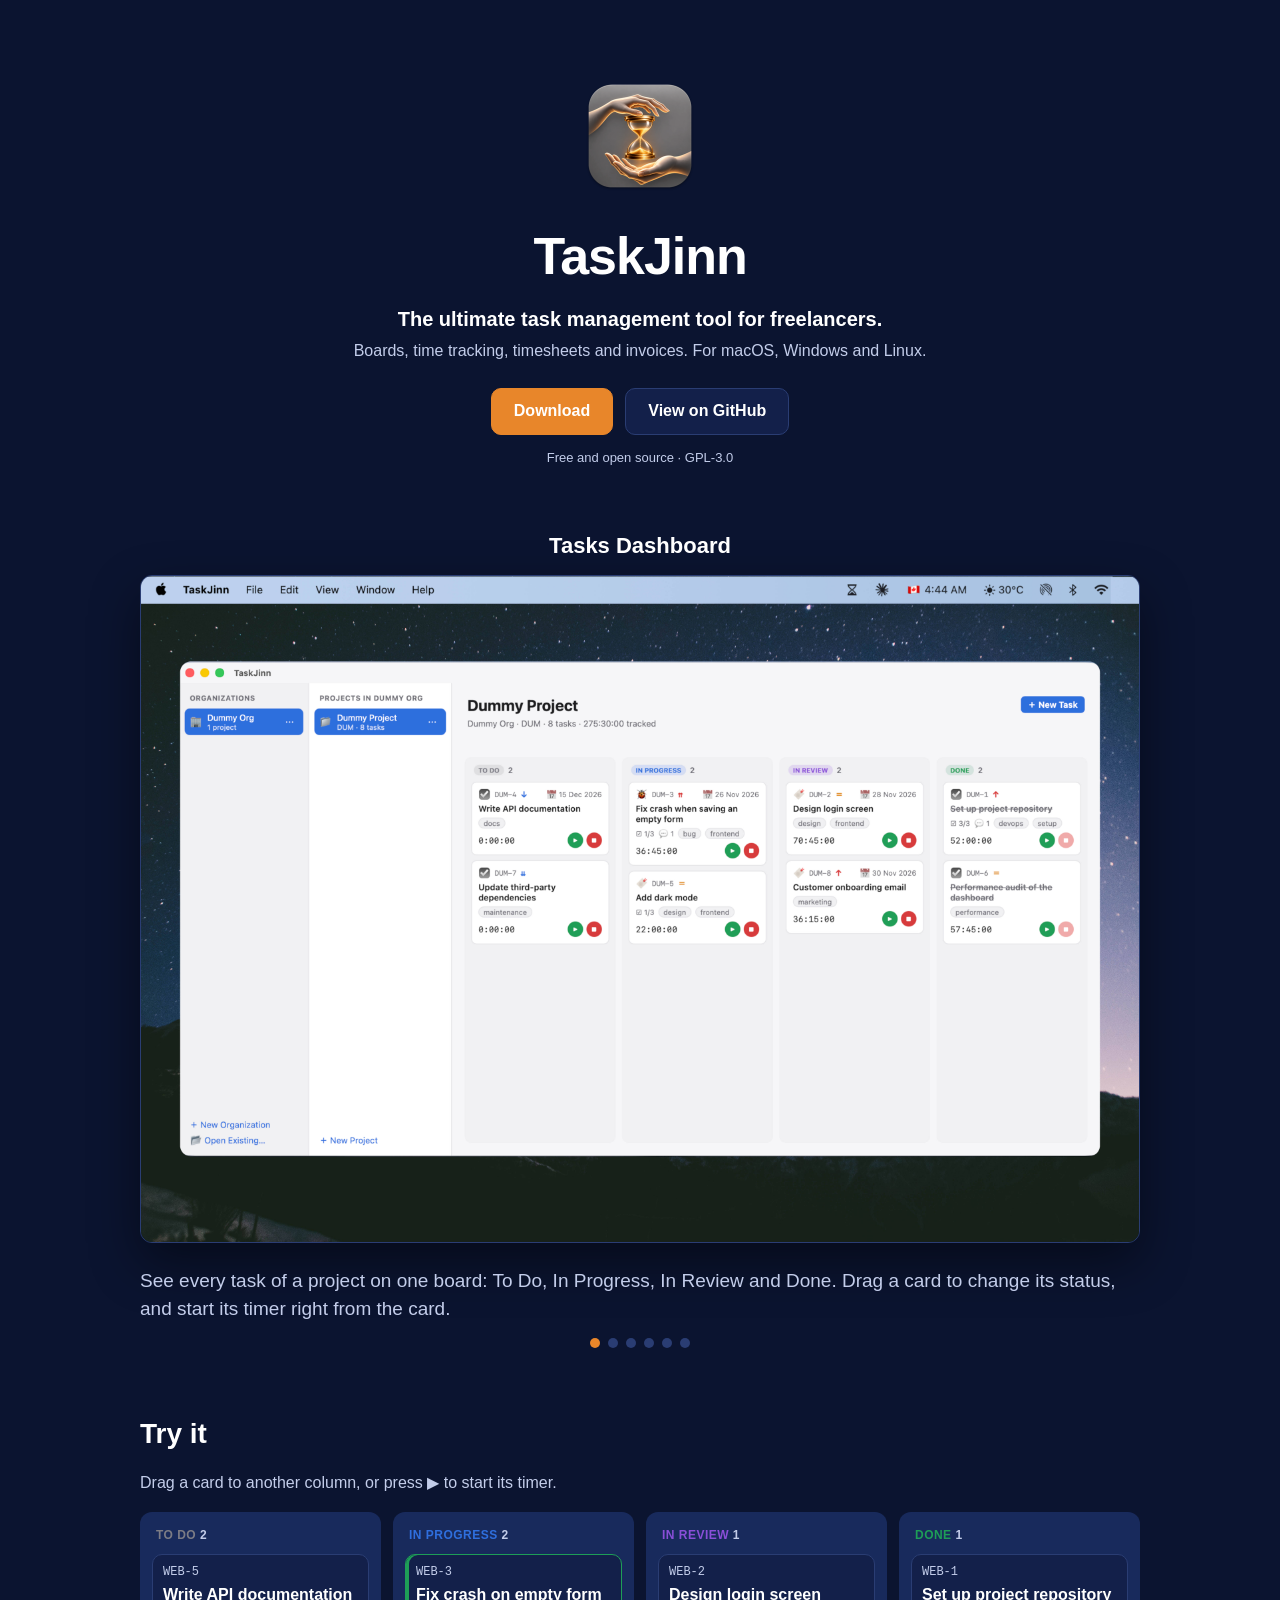
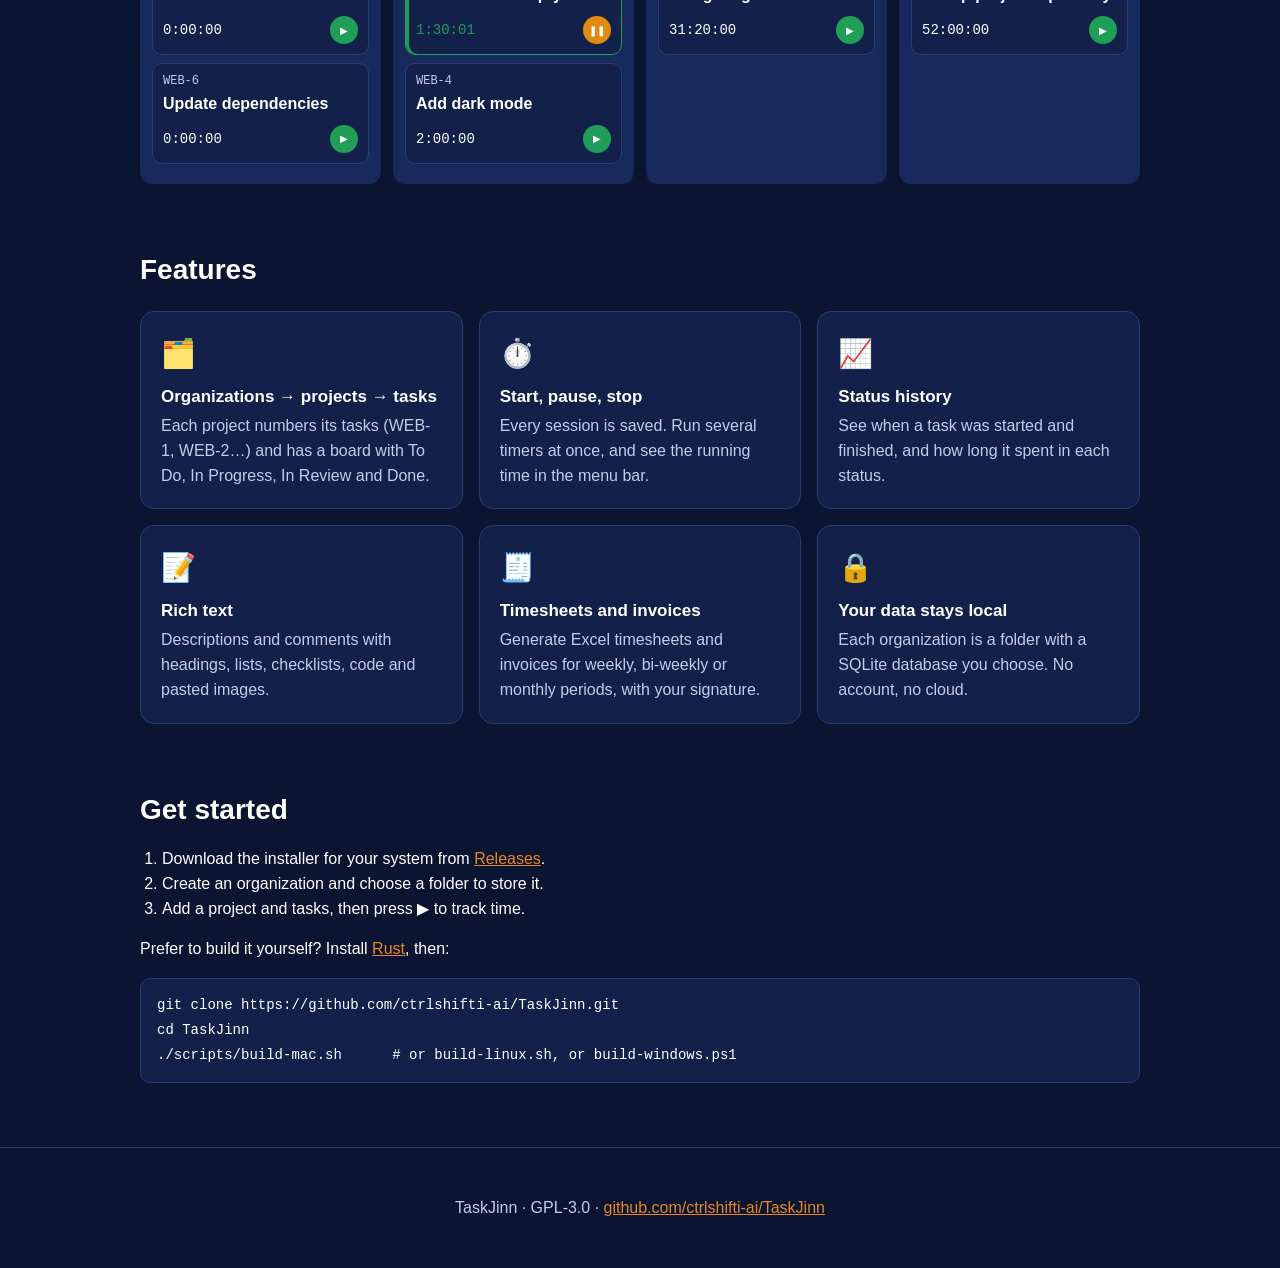
<file: docs/index.html>
<!DOCTYPE html>
<html lang="en">
<head>
  <meta charset="utf-8">
  <meta name="viewport" content="width=device-width, initial-scale=1">
  <title>TaskJinn · Desktop time tracker with a task board</title>
  <meta name="description" content="TaskJinn is a free, open-source desktop time tracker with a task board, rich-text notes, timesheets and invoices. For macOS, Windows and Linux.">
  <link rel="icon" href="icon.png">
  <link rel="stylesheet" href="style.css">
</head>
<body>
  <header class="hero">
    <img src="icon.png" alt="TaskJinn icon" class="hero-icon">
    <h1><strong>TaskJinn</strong></h1>
    <p class="tagline">The ultimate task management tool for freelancers.</p>
    <p class="subline">Boards, time tracking, timesheets and invoices. For macOS, Windows and Linux.</p>
    <div class="buttons">
      <a class="button primary" href="https://github.com/ctrlshifti-ai/TaskJinn/releases">Download</a>
      <a class="button" href="https://github.com/ctrlshifti-ai/TaskJinn">View on GitHub</a>
    </div>
    <p class="small">Free and open source · GPL-3.0</p>
  </header>

  <main>
    <section class="slideshow" aria-label="Screenshots">
      <div class="slides" id="slides"></div>
      <div class="dots" id="dots"></div>
    </section>

    <section class="demo">
      <h2>Try it</h2>
      <p class="muted">Drag a card to another column, or press ▶ to start its timer.</p>
      <div class="board" id="board"></div>
    </section>

    <section>
      <h2>Features</h2>
      <div class="features">
        <div class="feature"><span>🗂️</span><h3>Organizations → projects → tasks</h3><p>Each project numbers its tasks (WEB-1, WEB-2…) and has a board with To Do, In Progress, In Review and Done.</p></div>
        <div class="feature"><span>⏱️</span><h3>Start, pause, stop</h3><p>Every session is saved. Run several timers at once, and see the running time in the menu bar.</p></div>
        <div class="feature"><span>📈</span><h3>Status history</h3><p>See when a task was started and finished, and how long it spent in each status.</p></div>
        <div class="feature"><span>📝</span><h3>Rich text</h3><p>Descriptions and comments with headings, lists, checklists, code and pasted images.</p></div>
        <div class="feature"><span>🧾</span><h3>Timesheets and invoices</h3><p>Generate Excel timesheets and invoices for weekly, bi-weekly or monthly periods, with your signature.</p></div>
        <div class="feature"><span>🔒</span><h3>Your data stays local</h3><p>Each organization is a folder with a SQLite database you choose. No account, no cloud.</p></div>
      </div>
    </section>

    <section>
      <h2>Get started</h2>
      <ol class="steps">
        <li>Download the installer for your system from <a href="https://github.com/ctrlshifti-ai/TaskJinn/releases">Releases</a>.</li>
        <li>Create an organization and choose a folder to store it.</li>
        <li>Add a project and tasks, then press ▶ to track time.</li>
      </ol>
      <p>Prefer to build it yourself? Install <a href="https://rustup.rs">Rust</a>, then:</p>
      <pre><code>git clone https://github.com/ctrlshifti-ai/TaskJinn.git
cd TaskJinn
./scripts/build-mac.sh      # or build-linux.sh, or build-windows.ps1</code></pre>
    </section>
  </main>

  <footer>
    <p>TaskJinn · GPL-3.0 · <a href="https://github.com/ctrlshifti-ai/TaskJinn">github.com/ctrlshifti-ai/TaskJinn</a></p>
  </footer>

  <script src="script.js"></script>
</body>
</html>
</file>
<file: docs/style.css>
/* Night-blue theme with white text throughout. */
:root {
  color-scheme: dark;
  --bg: #0b1430;
  --panel: #13204a;
  --panel-2: #182a5c;
  --border: #2a3d73;
  --text: #ffffff;
  --muted: #c3cdea;
  --accent: #e8862a;
  --blue: #2f6fde;
  --green: #1e9e57;
  --purple: #8a4fd8;
  --gray: #7c7c85;
  --orange: #e08a12;
  --red: #d83b3b;
}

* { box-sizing: border-box; }
body { margin: 0; background: var(--bg); color: var(--text); font: 16px/1.55 -apple-system, BlinkMacSystemFont, "Segoe UI", Ubuntu, sans-serif; }
a { color: var(--accent); }
main { max-width: 1040px; margin: 0 auto; padding: 0 20px; }
section { margin: 64px 0; }
h2 { font-size: 28px; margin: 0 0 8px; }
h3 { font-size: 17px; margin: 8px 0 4px; }
.muted, .small { color: var(--muted); }
.small { font-size: 13px; }

/* Hero */
.hero { text-align: center; padding: 72px 20px 24px; }
.hero-icon { width: 128px; height: 128px; }
.hero h1 { font-size: 52px; margin: 8px 0 0; letter-spacing: -0.02em; }
.tagline { font-size: 20px; color: var(--muted); margin: 8px 0 24px; }
.buttons { display: flex; gap: 12px; justify-content: center; flex-wrap: wrap; }
.button { display: inline-block; padding: 10px 22px; border-radius: 10px; border: 1px solid var(--border);
          background: var(--panel); color: var(--text); text-decoration: none; font-weight: 600; }
.button.primary { background: var(--accent); border-color: var(--accent); color: #fff; }

.hero h1 strong { font-weight: 800; }
.tagline { color: var(--text); font-weight: 600; margin-bottom: 4px; }
.subline { color: var(--muted); margin: 0 0 24px; }

/* Screenshot slideshow: all slides sit on top of each other and fade in and out.
   The whole carousel (title, screenshot, text, dots) fits in the window height. */
.slideshow { margin-top: 24px; }
.slides { display: grid; }
/* Each slide is exactly as wide as its screenshot, so the description lines up with the image's left edge. */
.slide { grid-area: 1 / 1; justify-self: center; width: fit-content; margin: 0; text-align: center;
         opacity: 0; transition: opacity 1s ease; pointer-events: none; }
.slide.active { opacity: 1; pointer-events: auto; }
.slide h3 { font-size: 22px; margin: 0 0 12px; }
.slide img { display: block; margin: 0 auto; max-width: 100%; max-height: calc(100vh - 200px); width: auto; height: auto;
             border-radius: 12px; border: 1px solid var(--border); box-shadow: 0 20px 50px rgba(0, 0, 0, 0.45); }
/* width 0 + min-width 100%: the text fills the slide's width without making the slide wider than the image. */
.slide p { width: 0; min-width: 100%; margin: 24px 0 0; color: var(--muted); text-align: left; font-size: 19px; line-height: 1.5; }
.dots { display: flex; justify-content: center; gap: 8px; margin-top: 14px; }
.dots button { width: 10px; height: 10px; border-radius: 50%; border: none; background: var(--border); cursor: pointer; padding: 0; }
.dots button.active { background: var(--accent); }

/* Demo board */
.board { display: grid; grid-template-columns: repeat(4, minmax(200px, 1fr)); gap: 12px; margin-top: 16px; overflow-x: auto; }
.column { background: var(--panel-2); border-radius: 12px; padding: 10px; min-height: 220px; border: 2px dashed transparent; }
.column.over { border-color: var(--blue); }
.column h4 { margin: 2px 4px 10px; font-size: 12px; text-transform: uppercase; letter-spacing: 0.04em; }
.count { color: var(--muted); }
.card { background: var(--panel); border: 1px solid var(--border); border-radius: 10px; padding: 10px; margin-bottom: 8px; cursor: grab; }
.card.running { border-color: var(--green); box-shadow: inset 3px 0 0 var(--green); }
.card .key { font: 12px ui-monospace, Menlo, monospace; color: var(--muted); }
.card .title { font-weight: 600; margin: 4px 0 8px; }
.card .bottom { display: flex; align-items: center; justify-content: space-between; }
.time { font: 14px ui-monospace, Menlo, monospace; }
.card.running .time { color: var(--green); }
.round { width: 28px; height: 28px; border-radius: 50%; border: none; color: #fff; font-size: 10px; cursor: pointer; }
.round.play { background: var(--green); }
.round.pause { background: var(--orange); }
.c-todo { color: var(--gray); } .c-progress { color: var(--blue); } .c-review { color: var(--purple); } .c-done { color: var(--green); }

/* Features */
.features { display: grid; grid-template-columns: repeat(auto-fit, minmax(280px, 1fr)); gap: 16px; margin-top: 20px; }
.feature { background: var(--panel); border: 1px solid var(--border); border-radius: 14px; padding: 20px; }
.feature span { font-size: 28px; }
.feature p { margin: 0; color: var(--muted); }

/* Get started */
.steps { padding-left: 22px; }
pre { background: var(--panel); border: 1px solid var(--border); border-radius: 10px; padding: 14px 16px; overflow-x: auto; }
code { font: 14px ui-monospace, Menlo, monospace; }

footer { text-align: center; padding: 32px 20px; color: var(--muted); border-top: 1px solid var(--border); }

@media (max-width: 600px) {
  .hero h1 { font-size: 40px; }
  .board { grid-template-columns: repeat(4, 220px); }
}
</file>
